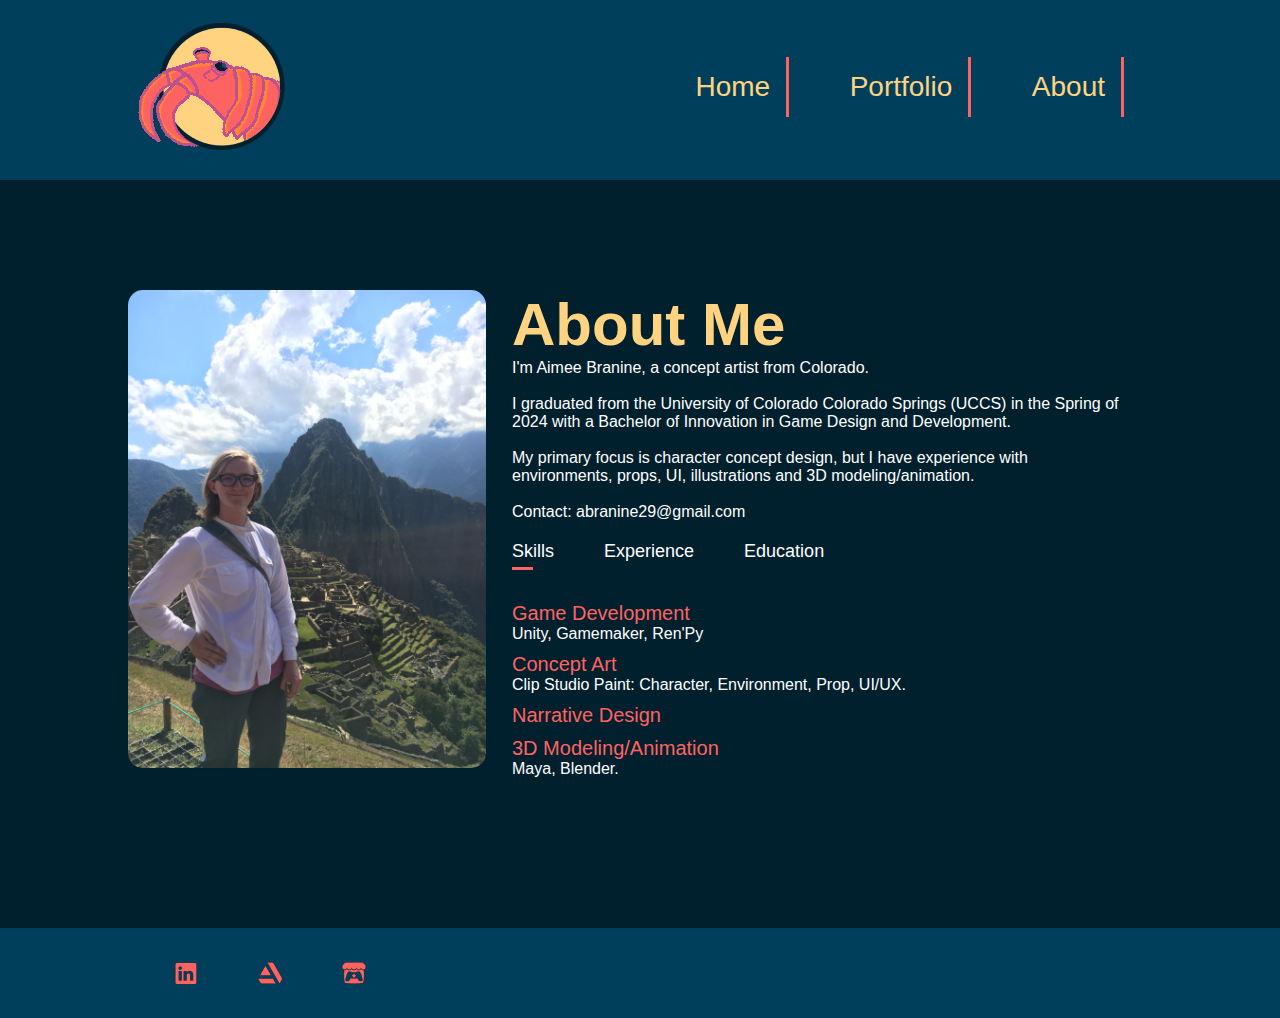
<file: about.html>
﻿<!DOCTYPE html>

<html lang="en" xmlns="http://www.w3.org/1999/xhtml">
<head>
    <meta charset="utf-8" />
    <title>About Me</title>
    <link rel="stylesheet" href="style.css">
</head>
<body>
    <!-------------- NAV BAR ----------->
    <div id="topnav">
        <div class="container">
            <nav>
                <img src="Icons/Portfolio_Logo.png" alt="logo">
                <ul>
                    <li><a class="nav-link" href="index.html">Home</a></li>
                    <li class="dropdown">
                        <a href="javascript:void(0)" class="dropbtn">Portfolio</a>
                        <div class="dropdown-content">
                            <a class="nav-link" href="conceptart.html">Concept Art</a>
                            <a class="nav-link" href="projects.html">Projects</a>
                            <a class="nav-link" href="illustration.html">Illustrations</a>
                            <a class="nav-link" href="other.html">Other</a>
                        </div>
                    </li>
                    <li><a class="nav-link" href="about.html">About</a></li>
                </ul>
            </nav>

        </div>
    </div>

    <!-------------- About -------------------->

    <div id="About">
        <div class="container">

            <div class="row">
                <div class="about-col-1">
                    <img src="images/about_0.jpg">
                </div>
                <div class="about-col-2">
                    <h1 class="sub-title">About Me</h1>
                    <p>
                        I'm Aimee Branine, a concept artist from Colorado. <br>
                        <br>

                        I graduated from the University of Colorado Colorado Springs (UCCS) in the Spring of 2024 with a Bachelor of Innovation
                        in Game Design and Development. <br>
                        <br>
                        My primary focus is character concept design, but I have experience with environments, props, UI, illustrations and 3D modeling/animation.
                        <br><br>Contact: abranine29@gmail.com
                    </p>

                    <div class="tab-titles">
                        <p class="tab-links active-link" onclick="opentab('skills')">Skills</p>
                        <p class="tab-links" onclick="opentab('experience')">Experience</p>
                        <p class="tab-links" onclick="opentab('education')">Education</p>
                    </div>
                    <!---------Skills-------->
                    <div class="tab-contents active-tab" id="skills">
                        <ul>
                            <li><span>Game Development</span> <br>Unity, Gamemaker, Ren'Py</li>
                            <li><span>Concept Art</span> <br>Clip Studio Paint: Character, Environment, Prop, UI/UX.</li>
                            <li><span>Narrative Design</span> <br></li>
                            <li><span>3D Modeling/Animation</span> <br>Maya, Blender.</li>
                        </ul>

                    </div>
                    <!---------Experience-------->
                    <div class="tab-contents" id="experience">
                        <ul>
                            <li><span>Resume and Curriculum Vitae</span></li>
                            <li>
                                <a href="uploads/Branine_Resume.pdf" target="_blank" rel="noopener noreferrer"> <p>Resume</p></a>
                            </li>
                            <li>
                                <a href="uploads/Branine_CV.pdf" target="_blank" rel="noopener noreferrer"> <p>CV</p></a>
                            </li>

                            <li><span>Penguin Noir 2022 - 2023</span></li>
                            <li>A comedic pinball-inspired platformer with comic book elements. <br>Made in Unity.</li>
                            <li>Art - Initial Character Concepts, Environment, Prop, UI/UX.</li>
                            <li>Released on Steam, Itch.io </li>
                            <li><a href="https://store.steampowered.com/app/2384350/Penguin_Noir/" target="_blank" rel="noopener noreferrer"> Penguin Noir on Steam</a></li>
                            <li> <a href="https://rabidtrollstudios.itch.io/penguin-noir" target="_blank" rel="noopener noreferrer"> Penguin Noir on Itch.io</a></li>

                            <li><span>Frame by Frame 2024</span></li>
                            <li>A murder mystery visual novel with supernatural elements based on public domain films. <br>Made in Ren'Py.</li>
                            <li>Design, Voice Acting, Art - Character, Environment, Props, UI/UX</li>
                            <li>Released on Itch.io </li>
                            <li><a href="https://aimalocaris.itch.io/frame-by-frame" target="_blank" rel="noopener noreferrer">Frame-by-Frame on Itch.io</a></li>
                        </ul>
                    </div>
                    <!---------Education-------->
                    <div class="tab-contents" id="education">
                        <ul>
                            <li><span>University of Colorado Colorado Springs (UCCS): 2019 - 2024</span> <br>Bachelor of Innovation Game Design and Development</li>
                            <li><span>Introduction to the Bachelor of Innovation</span></li>
                            <li>
                                The Bachelor of Innovation (BI) is a fully accredited degree program, the only one of its kind in the country.<br>
                                The BI encompasses all colleges with twenty-two majors falling under the Bachelor of Innovation.
                                The BI has a focus on cross-functional, multi-disciplinary coursework that encourages collaboration
                                between students from various areas of study.<br>
                                <br>
                                Through this program, students not only learn about entrepreneurship and innovation but also practice
                                it through ontological learning, or learning by doing. <br>
                                <br>
                                An example of this style of learning is the three-part Innovation Teams courses. In these classes, students are placed on a student-led team
                                and assigned a client. Throughout the semester, the team of students work together and alongside the client to meet the client's goals, culminating
                                in a final report that is given to the professors.
                            </li>

                            <li><span>Gun Dog & Hunter Safety LLC 2023</span></li>
                            <li>
                                A project done for clients Greg Art and John Swindle to research different online educational websites to find the best match
                                for the clients' business Gun Dog & Hunter Safety LLC. This project was expanded to include to create logo designs and create a
                                social media presence for the company.

                            </li>
                            <li><a href="uploads/gundog_huntersafety_project.pdf" target="_blank" rel="noopener noreferrer"> <p>Gun Dog & Hunter Safety LLC Project Report</p></a></li>
                            <li><span>Innovation Career Fair 2022</span></li>
                            <li>
                                A project done for client Brianna Escobedo to conceptualize and plan a University of Colorado Colorado Springs
                                career fair with an emphasis on the university's Bachelor of Innovation program. The project entailed, creating an
                                event itinerary, contacting university staff make arrangements and inviting businesses to participate in the fair.
                            <li><a href="uploads/innovation_fair_project.pdf" target="_blank" rel="noopener noreferrer"> <p>Innovation Career Fair Project Report</p></a></li>

                            <li><span>Belonging 2021</span></li>
                            <li>
                                A game concept done for clients Bodil Larsen-Ledet and Lynnclaire Dennis. The main concept of the game was to provide a way for
                                elementary school children to find a way to connect with their peers following the Covid-19 pandemic.
                                The project was done in a team and primarily
                                focused on developing the overall concept of the game through prototyping.
                            <li><a href="uploads/belonging_project.pdf" target="_blank" rel="noopener noreferrer"> <p>Belonging Project Report</p></a></li>
                        </ul>
                    </div>
                </div>
            </div>
        </div>
    </div>

    <!-------------- Footer -------------------->
    <div id="footer">
        <div class="container">
            <nav>
                <div class="footer">
                    <div class="row">
                        <div class="column">
                            <a href="https://www.linkedin.com/in/aimee-branine-a59292293/" target="_blank" rel="noopener noreferrer" class="social-links"><img src="Icons/linkedin_hover_icon.png" alt="LinkedIn"></a>
                        </div>
                        <div class="column">
                            <a href="https://www.artstation.com/aimeebranine" target="_blank" rel="noopener noreferrer" class="social-links"><img src="Icons/artstation_hover_icon.png" alt="Artstation"></a>
                        </div>
                        <div class="column">
                            <a href="https://aimalocaris.itch.io/" target="_blank" rel="noopener noreferrer" class="social-links"><img src="Icons/itchio_hover_icon.png" alt="Itch.io"></a>
                        </div>
                    </div>
                </div>
            </nav>
        </div>
    </div>
    <!------ On Click Function -------->
    <script>
        var tablinks = document.getElementsByClassName("tab-links");
        var tabcontents = document.getElementsByClassName("tab-contents");
        function opentab(tabname) {
            for (tablink of tablinks) {
                tablink.classList.remove("active-link");
            }
            for (tabcontent of tabcontents) {
                tabcontent.classList.remove("active-tab");
            }
            window.event.currentTarget.classList.add("active-link");
            document.getElementById(tabname).classList.add("active-tab");
        }
    </script>

</body>
</html>
</file>
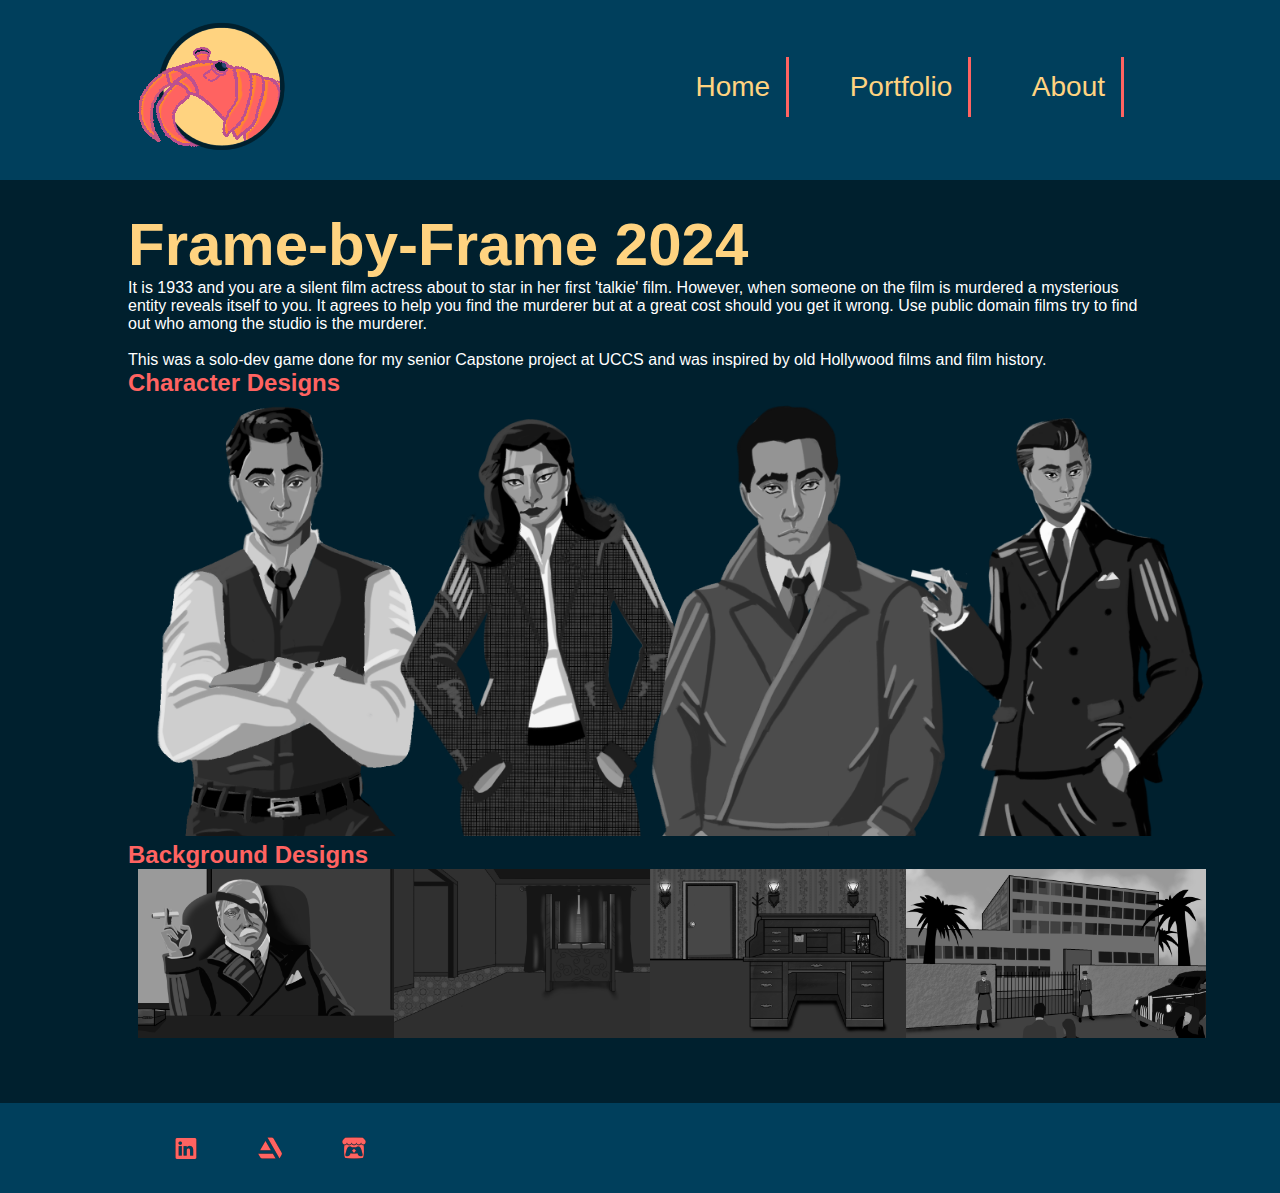
<file: framebyframe.html>
﻿<!DOCTYPE html>

<html lang="en" xmlns="http://www.w3.org/1999/xhtml">
<head>
    <meta charset="utf-8" />
    <title>Projects</title>
    <link rel="stylesheet" href="style.css">
</head>
<body>
    <!-------------- NAV BAR ----------->
    <div id="topnav">
        <div class="container">
            <nav>
                <img src="Icons/Portfolio_Logo.png" alt="logo">
                <ul>
                    <li><a class="nav-link" href="index.html">Home</a></li>
                    <li class="dropdown">
                        <a href="javascript:void(0)" class="dropbtn">Portfolio</a>
                        <div class="dropdown-content">
                            <a class="nav-link" href="conceptart.html">Concept Art</a>
                            <a class="nav-link" href="projects.html">Projects</a>
                            <a class="nav-link" href="illustration.html">Illustrations</a>
                            <a class="nav-link" href="other.html">Other</a>
                        </div>
                    </li>
                    <li><a class="nav-link" href="about.html">About</a></li>
                </ul>
            </nav>

        </div>
    </div>

    <!-------------- Projects -------------------->
    <div id="Projects">
        <div class="container">
            <h1 class="sub-title">Frame-by-Frame 2024</h1>
            <p>
                It is 1933 and you are a silent film actress about to star in her first 'talkie' film.
                However, when someone on the film is murdered a mysterious entity reveals itself to you.
                It agrees to help you find the murderer but at a great cost should you get it wrong.
                Use public domain films try to find out who among the studio is the murderer.
            </p>
            <br>
            <p>
                This was a solo-dev game done for my senior Capstone project at UCCS and was inspired by old Hollywood films and film history.
            </p>
            <div class="projects">
                <h2 class="page-subTitle">Character Designs</h2>
                <div class="row">
                    <div class="column">
                        <img src="FramebyFrame/char_0.png">
                    </div>
                    <div class="column">
                        <img src="FramebyFrame/char_1.png">
                    </div>
                    <div class="column">
                        <img src="FramebyFrame/char_2.png">
                    </div>
                    <div class="column">
                        <img src="FramebyFrame/char_3.png">
                    </div>
                </div>
                <h2 class="page-subTitle">Background Designs</h2>
                <div class="row">
                        <div class="column">
                            <img src="FramebyFrame/bg_0.png">
                        </div>
                        <div class="column">
                            <img src="FramebyFrame/bg_1.png">
                        </div>
                        <div class="column">
                            <img src="FramebyFrame/bg_2.png">
                        </div>
                        <div class="column">
                            <img src="FramebyFrame/bg_3.png">
                        </div>
                    </div>
            </div>
        </div>
    </div>

    <!-------------- Footer -------------------->
    <div id="footer">
        <div class="container">
            <nav>
                <div class="footer">
                    <div class="row">
                        <div class="column">
                            <a href="https://www.linkedin.com/in/aimee-branine-a59292293/" target="_blank" rel="noopener noreferrer" class="social-links"><img src="Icons/linkedin_hover_icon.png" alt="LinkedIn"></a>
                        </div>
                        <div class="column">
                            <a href="https://www.artstation.com/aimeebranine" target="_blank" rel="noopener noreferrer" class="social-links"><img src="Icons/artstation_hover_icon.png" alt="Artstation"></a>
                        </div>
                        <div class="column">
                            <a href="https://aimalocaris.itch.io/" target="_blank" rel="noopener noreferrer" class="social-links"><img src="Icons/itchio_hover_icon.png" alt="Itch.io"></a>
                        </div>
                    </div>
                </div>
            </nav>
        </div>
    </div>

    <!------ On Click Function -------->
    <script>
        var tablinks = document.getElementsByClassName("tab-links");
        var tabcontents = document.getElementsByClassName("tab-contents");
        function opentab(tabname) {
            for (tablink of tablinks) {
                tablink.classList.remove("active-link");
            }
            for (tabcontent of tabcontents) {
                tabcontent.classList.remove("active-tab");
            }
            window.event.currentTarget.classList.add("active-link");
            document.getElementById(tabname).classList.add("active-tab");
        }
    </script>

</body>
</html>
</file>
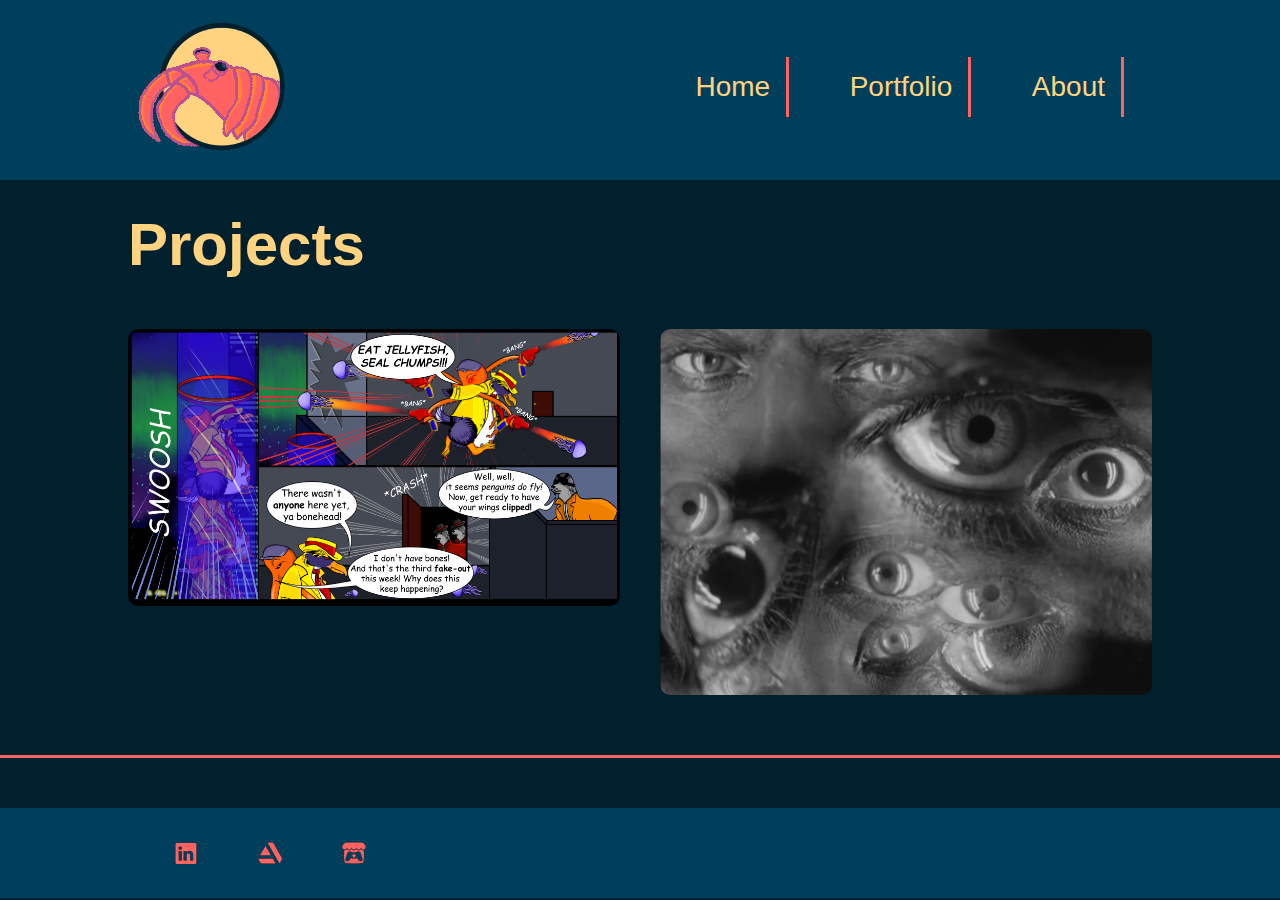
<file: projects.html>
﻿<!DOCTYPE html>

<html lang="en" xmlns="http://www.w3.org/1999/xhtml">
<head>
    <meta charset="utf-8" />
    <title>Projects</title>
    <link rel="stylesheet" href="style.css">
</head>
<body>
    <!-------------- NAV BAR ----------->
    <div id="topnav">
        <div class="container">
            <nav>
                <img src="Icons/Portfolio_Logo.png" alt="logo">
                <ul>
                    <li><a class="nav-link" href="index.html">Home</a></li>
                    <li class="dropdown">
                        <a href="javascript:void(0)" class="dropbtn">Portfolio</a>
                        <div class="dropdown-content">
                            <a class="nav-link" href="conceptart.html">Concept Art</a>
                            <a class="nav-link" href="projects.html">Projects</a>
                            <a class="nav-link" href="illustration.html">Illustrations</a>
                            <a class="nav-link" href="other.html">Other</a>
                        </div>
                    </li>
                    <li><a class="nav-link" href="about.html">About</a></li>
                </ul>
            </nav>

        </div>
    </div>

    <!-------------- Projects -------------------->
    <div id="Projects">
        <div class="container">
            <h1 class="sub-title">Projects</h1>
            <div class="work-list">
                <div class="work">
                    <img src="Penguin Noir/Comics/comic18.png">
                    <div class="layer">
                        <a class="nav-link" href="penguinnoir.html"><h3>Penguin Noir</h3></a>
                        <p></p>
                    </div>
                </div>
                <div class="work">
                    <img src="FramebyFrame/page_Header.png">
                    <div class="layer">
                        <a class="nav-link" href="framebyframe.html"><h3>Frame-by-Frame</h3></a>
                        <p></p>
                    </div>
                </div>
            </div>
        </div>
    </div>
    <hr width="100%;" color="#ff6361" size="5">

    <!-------------- Footer -------------------->
    <div id="footer">
        <div class="container">
            <nav>
                <div class="footer">
                    <div class="row">
                        <div class="column">
                            <a href="https://www.linkedin.com/in/aimee-branine-a59292293/" target="_blank" rel="noopener noreferrer" class="social-links"><img src="Icons/linkedin_hover_icon.png" alt="LinkedIn"></a>
                        </div>
                        <div class="column">
                            <a href="https://www.artstation.com/aimeebranine" target="_blank" rel="noopener noreferrer" class="social-links"><img src="Icons/artstation_hover_icon.png" alt="Artstation"></a>
                        </div>
                        <div class="column">
                            <a href="https://aimalocaris.itch.io/" target="_blank" rel="noopener noreferrer" class="social-links"><img src="Icons/itchio_hover_icon.png" alt="Itch.io"></a>
                        </div>
                    </div>
                </div>
            </nav>
        </div>
    </div>
    <!------ On Click Function -------->
    <script>
        var tablinks = document.getElementsByClassName("tab-links");
        var tabcontents = document.getElementsByClassName("tab-contents");
        function opentab(tabname) {
            for (tablink of tablinks) {
                tablink.classList.remove("active-link");
            }
            for (tabcontent of tabcontents) {
                tabcontent.classList.remove("active-tab");
            }
            window.event.currentTarget.classList.add("active-link");
            document.getElementById(tabname).classList.add("active-tab");
        }
    </script>

</body>
</html>
</file>
<file: style.css>
@font-face {
	font-family: portfolioFont;
	src: url(Cheveuxdange.ttf);
}

div {
	font-family: portfolioFont;
}

*{
	margin: 0;
	padding: 0;
	font-family: 'Poppins', sans-serif;
	box-sizing: border-box;
}

body {
	background: #00202e;
	color: #ffffff;
}
/*----------------------- HEADER -----------------------------------------------------*/
#header {
	width: 100%;
	height: 100vh;
	background-image: url(images/header_img.png);
	background-size: cover;
	background-position: center;
	text-align: center;
	padding: 20px;
}


.logo {
	width: 150px;

}

.container
{
	padding: 10px 10%;
}

.header-text {
	font-family: portfolioFont;
	margin-top: 20%;
	font-size: 30px;
}

.header-text h1 {
	font-family: portfolioFont;
	font-size: 72px;
	margin-top: 20px;
}

/*------------------------------------ NAVIGATION BAR ---------------------------------*/
#topnav {
	height: 20vh;
	text-align: center;
	padding: 10px;
	background-color: #003F5C;
	margin-bottom: 20px;
}

.topnav nav {
	display: flex;
	align-items: center;
	justify-content: space-between;
	flex-wrap: wrap;
	background-color: #ffd380;
}

nav {
	display: flex;
	align-items: center;
	justify-content: space-between;
	flex-wrap: wrap;
}

nav ul li {
	display: inline-block;
	border-right: 3px solid #FF6361;
	list-style: none;
	margin: 10px 20px;
}

nav ul li a {
	color: #ffd380;
	text-decoration: none;
	font-size: 28px;
	position: relative;
}

nav ul li a::after {
	content: '';
	width: 0;
	height: 3px;
	background: #ff6361;
	position: absolute;
	left: 0;
	bottom: -6px;
	transition: 0.5s;
}

nav ul li a:hover::after{
	width: 100%;
}

.topnav ul {
	background-color: #003F5C;
}


/*-------------------------------------- DROPDOWN MENU ---------------------------------*/
li a, .dropbtn {
	display: inline-block;
	color: #FFD380;
	text-align: center;
	padding: 14px 16px;
	text-decoration: none;
}

li a:hover, .dropdown:hover .dropbtn {
	background-color: #2C4875;
}

li.dropdown {
	display: inline-block;
}

.dropdown-content {
	display: none;
	position: absolute;
	background-color: #2C4875;
	min-width: 160px;
	box-shadow: 0px 8px 16px 0px rgba(0,0,0,0.2);
	z-index: 1;
}

.dropdown-content a {
	color: #FFD380;
	padding: 12px 16px;
	text-decoration: none;
	display: block;
	text-align: left;
}

.dropdown-content a:hover {
	background-color: #8A508F;
}

.dropdown:hover .dropdown-content {
	display: block;
}

/*---------------------------- ABOUT --------------------------*/
#About {
	padding: 80px 0;
	color: #ffffff;
}

.row{
	display: flex;
	justify-content: space-between;
	flex-wrap: wrap;
}

.about-col-1{
	flex-basis: 35%;

}
.about-col-1 img {
	width: 100%;
	border-radius: 15px;
	background-size: cover;
	background-position: left;
}

.about-col-2 {
	flex-basis: 60%;
}

.about-col-2 img {
	width: 100%;
	border-radius: 15px;
}

.sub-title {
	font-size: 60px;
	font-weight: 600;
	color: #ffd380;
}

.tab-titles{
	display: flex;
	margin: 20px 0 40px;

}
.tab-links{
	margin-right: 50px;
	font-size: 18px;
	font-weight: 500;
	cursor: pointer;
	position: relative;
}

.tab-links::after {
	content: '';
	width: 0;
	height: 3px;
	background: #ff6361;
	position: absolute;
	left: 0;
	bottom: -8px;
	transition: 0.5s;
}
.tab-links.active-link::after{
	width: 50%;
}

.tab-contents ul li{
	list-style: none;
	margin: 10px 0;
}

.tab-contents ul li span {
	color: #ff6361;
	font-size: 20px;
}

.tab-contents{
	display: none;
}

.tab-contents.active-tab{
	display: block;
}
/*-------------------------------------------- PORTFOLIO ---------------------------------------------*/
#portfolio{
	padding: 50px 0;
}


.work-list{
	display: grid;
	grid-template-columns: repeat(auto-fit, minmax(250px, 1fr));
	grid-gap: 40px;
	margin-top: 50px;
	margin-bottom: 50px;
}

.work{
	border-radius: 10px;
	position: relative;
	overflow: hidden;
}

.work img{
	width: 100%;
	border-radius: 10px;
	display: block;
	transition: transform 0.5s;
}

.layer{
	width: 100%;
	height: 0%;
	background: linear-gradient(rgba(0,0,0,0.6), #ff6361);
	border-radius: 10px;
	position: absolute;
	left: 0;
	bottom: 0;
	overflow: hidden;
	display: flex;
	align-items: center;
	justify-content: center;
	flex-direction: column;
	padding: 0 40px;
	text-align: center;
	font-size: 14px;
	transition: height 0.5s;
}

.layer h3{
	font-weight: 500;
	margin-bottom: 20px;
}

.work:hover img{
	transform: scale(1.1);
}

.work:hover .layer{
	height: 100%;
}

/*----------------------------------------- Slideshow ---------------------------------------*/
* {box-sizing:border-box}

/* Slideshow Container*/
.slideshow-container {
	background-size: contain;
	max-width: 800px;
	position: relative;
	margin: auto;
}

.mySlides{
	display: none;
}

.prev, .next {
	cursor: pointer;
	position: absolute;
	top: 50%;
	width: auto;
	margin-top: -22px;
	padding: 16px;
	color: white;
	font-weight: bold;
	font-size: 18px;
	transition: 0.6s ease;
	border-radius: 0 3px 3px 0;
	user-select: none;
}

/* Position the "next button" to the right */
.next {
	right: 0;
	border-radius: 3px 0 0 3px;
}

	/* On hover, add a black background color with a little bit see-through */
	.prev:hover, .next:hover {
		background-color: #FF6361;
	}

/* Caption text */
.text {
	color: #f2f2f2;
	font-size: 15px;
	padding: 8px 12px;
	position: absolute;
	bottom: 8px;
	width: 100%;
	text-align: center;
}

/* The dots/bullets/indicators */
.dot {
	cursor: pointer;
	height: 15px;
	width: 15px;
	margin: 0 2px;
	background-color: #FF6361;
	border-radius: 50%;
	display: inline-block;
	transition: background-color 2s ease;
}

.active, .dot:hover {
	background-color: #8A508F;
}

/* Fading animation */
.fade {
	animation-name: fade;
	animation-duration: 3.0s;
}

@keyframes fade {
	from {
		opacity: .4
	}

	to {
		opacity: 1
	}
}

/*-------------------------------------------- Concept Art ------------------------------------------------*/
.concepts img {
	background-size: contain;
	max-width: 400px;
	max-height: 500px;
	position: relative;
	margin: auto;
}

.row > .column {
	padding: 0px 10px;
}

.row:after {
	content: "";
	display: table;
	clear: both;
}

/* Create four equal columns that floats next to eachother */
.column {
	padding: 0px 10px;
	float: left;
	width: 25%;
}

/* The Modal (background) */
.modal {
	display: none;
	position: fixed;
	z-index: 1;
	padding-top: 100px;
	left: 0;
	top: 0;
	width: 100%;
	height: 100%;
	overflow: auto;
	background-color: rgba(0, 32, 46, 0.8);
}

/* Modal Content */
.modal-content {
	position: relative;
	background-color: #003F5C;
	margin: auto;
	padding: 0;
	width: 90%;
	max-width: 1000px;
}

/* The Close Button */
.close {
	color: white;
	position: absolute;
	top: 10px;
	right: 25px;
	font-size: 35px;
	font-weight: bold;
}

.close:hover,
.close:focus {
	color: #FF6361;
	text-decoration: none;
	cursor: pointer;
}

/* Hide the slides by default */
.mySlides {
	display: none;
}

/* Next & previous buttons */
.prev,
.next {
	cursor: pointer;
	position: absolute;
	top: 50%;
	width: auto;
	padding: 16px;
	margin-top: -50px;
	color: white;
	font-weight: bold;
	font-size: 20px;
	transition: 0.6s ease;
	border-radius: 0 3px 3px 0;
	user-select: none;
	-webkit-user-select: none;
}

/* Position the "next button" to the right */
.next {
	right: 0;
	border-radius: 3px 0 0 3px;
}

/* On hover, add a black background color with a little bit see-through */
	.prev:hover,
	.next:hover {
		background-color: #FF6361;
	}


/* Caption text */
.caption-container {
	text-align: center;
	background-color: black;
	padding: 2px 16px;
	color: white;
}

img.demo {
	opacity: 0.6;
}

.active,
.demo:hover {
	opacity: 1;
}

img.hover-shadow {
	transition: 0.3s;
}

.hover-shadow:hover {
	box-shadow: 0 4px 8px 0 rgba(0, 0, 0, 0.2), 0 6px 20px 0 rgba(0, 0, 0, 0.19);
}

/*------------------------------------------- Projects ----------------------------------------------------*/
.projects img {
	background-size: contain;
	max-width: 300px;
	max-height: 500px;
	position: relative;
	margin: auto;
}

.layer  a:link {
	color: #FF8531;
}

.layer a:visited {
	color: #FFA600;
}

.layer a:hover {
	color: #FFD380;
}

/*------------------------------------------- Illustration ------------------------------------------------*/
.illustrations img {
	background-size: contain;
	max-width: 600px;
	max-height: 500px;
	position: relative;
	margin: auto;
}


/*---------------------------------------- Penguin Noir ----------------------------------------------------*/
.page-subTitle {
	color: #FF6361;
}


/*--------------------------------------------- Other ------------------------------------------------------*/
.other-images {
	background-size: contain;
	max-width: 600px;
	max-height: 500px;
	position: relative;
	margin: auto;
}


/*------------------------------------------ FOOTER -------------------------------------------------------*/
#footer {
	height: 10vh;
	text-align: center;
	padding: 20px;
	background-color: #003F5C;
	margin-top: 50px;
}

.footer nav {
	display: flex;
	align-items: center;
	justify-content: space-between;
	flex-wrap: wrap;
	background-color: #ffd380;
	
}

.social-links {
	padding: 20px;
	font-size: 30px;
	width: 50px;
	text-align: center;
	text-decoration: none;
}

.social-links:hover{
	color: #ffffff;
}

.footer ul {
	background-color: #003F5C;
}
</file>
